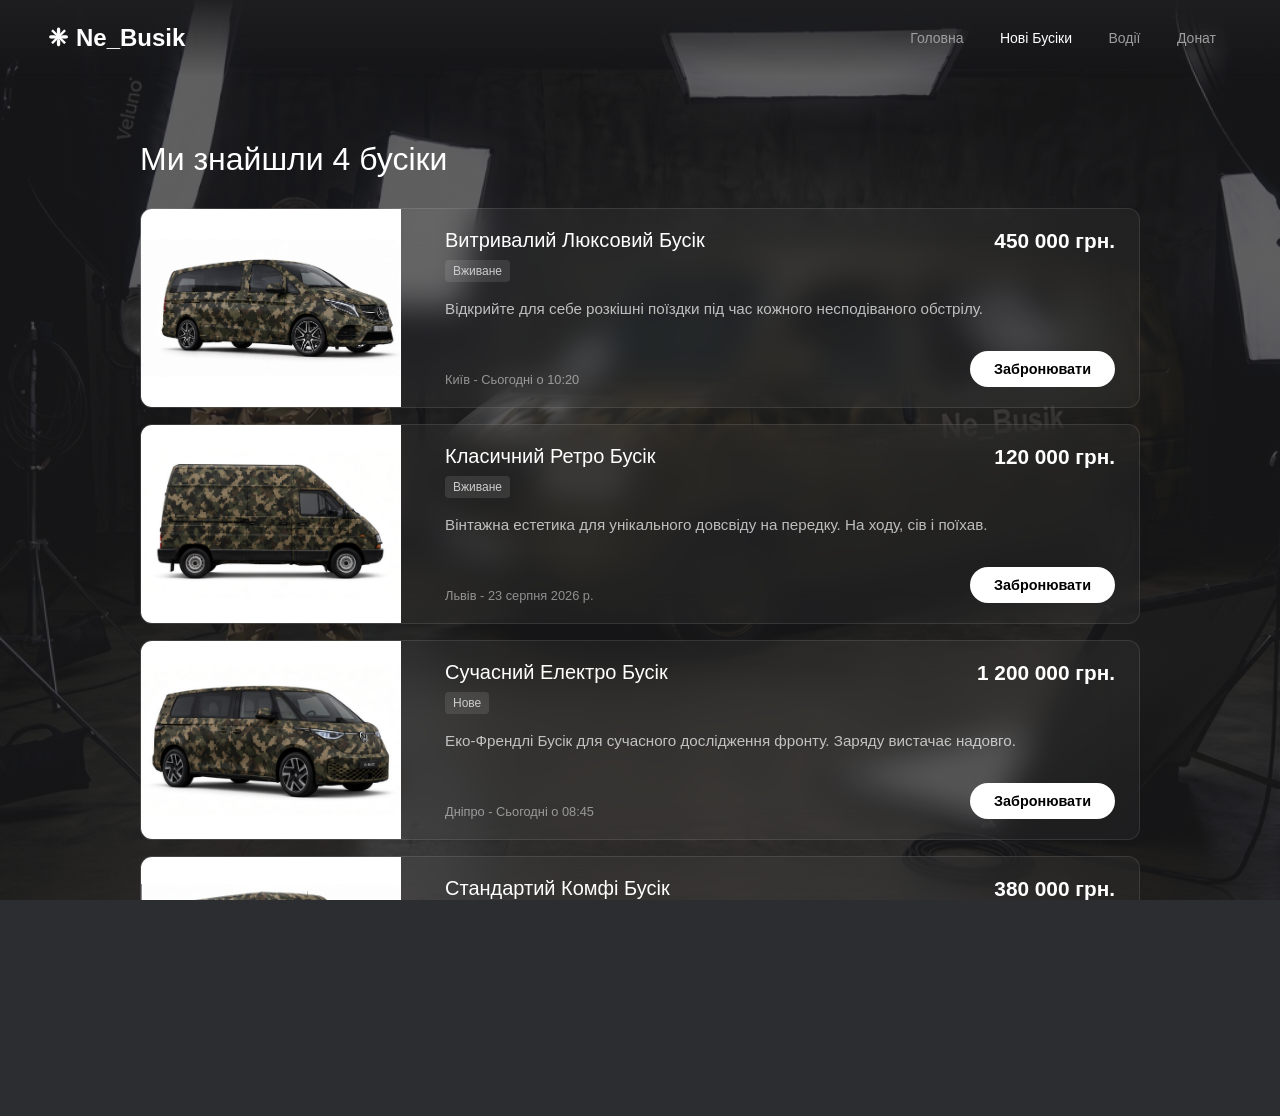
<file: catalog.html>
<!doctype html>
<html lang="uk">
  <head>
    <meta charset="UTF-8" />
    <meta name="viewport" content="width=device-width, initial-scale=1.0" />
    <title>Ne_Busik - Каталог</title>
    <link rel="stylesheet" href="style.css" />
  </head>
  <body class="catalog-page">
    <header class="navbar">
      <div class="logo"><span class="logo-icon">❈</span> Ne_Busik</div>
      <nav class="nav-links">
        <a href="index.html">Головна</a>
        <a href="catalog.html" class="active">Нові Бусіки</a>
        <a href="drivers.html">Водії</a>
        <a href="thanks.html">Донат</a>
      </nav>
    </header>
    <!-- Головний контент каталогу (Стиль OLX) -->
    <main class="catalog-list-wrapper">
      <h1 class="catalog-title">Ми знайшли 4 бусіки</h1>

      <div class="catalog-list">
        <!-- Оголошення 1 -->
        <div class="list-card glass-card">
          <div class="list-img-wrapper">
            <img
              src="images/lux_busic.png"
              alt="Витривалий Люксовий Бусік"
              class="list-card-img"
            />
          </div>
          <div class="list-card-content">
            <div class="list-card-header">
              <div class="title-group">
                <h3>Витривалий Люксовий Бусік</h3>
                <span class="tag">Вживане</span>
              </div>
              <div class="price">450 000 грн.</div>
            </div>

            <p class="description">
              Відкрийте для себе розкішні поїздки під час кожного несподіваного
              обстрілу.
            </p>

            <div class="list-card-footer">
              <span class="location">Київ - Сьогодні о 10:20</span>
              <div class="actions">
                <a href="thanks.html" class="btn-primary">Забронювати</a>
              </div>
            </div>
          </div>
        </div>

        <!-- Оголошення 2 -->
        <div class="list-card glass-card">
          <div class="list-img-wrapper">
            <img
              src="images/classic_busik.png"
              alt="Класичний Ретро Бусік"
              class="list-card-img"
            />
          </div>
          <div class="list-card-content">
            <div class="list-card-header">
              <div class="title-group">
                <h3>Класичний Ретро Бусік</h3>
                <span class="tag">Вживане</span>
              </div>
              <div class="price">120 000 грн.</div>
            </div>

            <p class="description">
              Вінтажна естетика для унікального довсвіду на передку. На ходу,
              сів і поїхав.
            </p>

            <div class="list-card-footer">
              <span class="location">Львів - 23 серпня 2026 р.</span>
              <div class="actions">
                <a href="thanks.html" class="btn-primary">Забронювати</a>
              </div>
            </div>
          </div>
        </div>

        <!-- Оголошення 3 -->
        <div class="list-card glass-card">
          <div class="list-img-wrapper">
            <img
              src="images/electro_busik.png"
              alt="Сучасний Електричний Бусік"
              class="list-card-img"
            />
          </div>
          <div class="list-card-content">
            <div class="list-card-header">
              <div class="title-group">
                <h3>Сучасний Електро Бусік</h3>
                <span class="tag">Нове</span>
              </div>
              <div class="price">1 200 000 грн.</div>
            </div>

            <p class="description">
              Еко-Френдлі Бусік для сучасного дослідження фронту. Заряду
              вистачає надовго.
            </p>

            <div class="list-card-footer">
              <span class="location">Дніпро - Сьогодні о 08:45</span>
              <div class="actions">
                <a href="thanks.html" class="btn-primary">Забронювати</a>
              </div>
            </div>
          </div>
        </div>

        <!-- Оголошення 4 -->
        <div class="list-card glass-card">
          <div class="list-img-wrapper">
            <img
              src="images/sprinter_busik.png"
              alt="Стандартий Комфі Бусік"
              class="list-card-img"
            />
          </div>
          <div class="list-card-content">
            <div class="list-card-header">
              <div class="title-group">
                <h3>Стандартий Комфі Бусік</h3>
                <span class="tag">Вживане</span>
              </div>
              <div class="price">380 000 грн.</div>
            </div>

            <p class="description">
              Швидкість та комфорт для мобілізації цивільних. Є додаткові місця.
            </p>

            <div class="list-card-footer">
              <span class="location">Одеса - Вчора о 19:15</span>
              <div class="actions">
                <a href="thanks.html" class="btn-primary">Забронювати</a>
              </div>
            </div>
          </div>
        </div>
      </div>
    </main>
  </body>
</html>
</file>
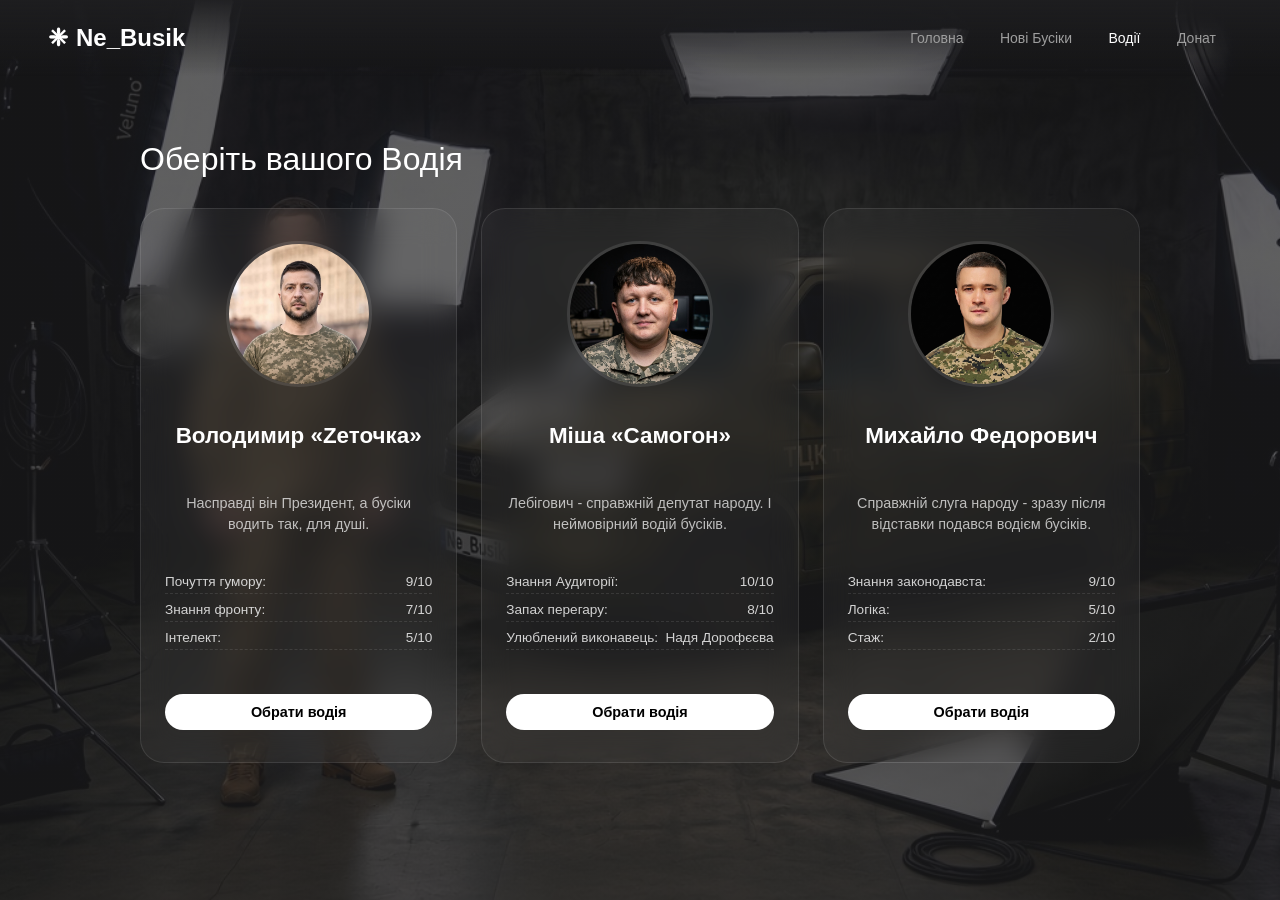
<file: drivers.html>
<!doctype html>
<html lang="uk">
  <head>
    <meta charset="UTF-8" />
    <meta name="viewport" content="width=device-width, initial-scale=1.0" />
    <title>Ne_Busik - Водії</title>
    <link rel="stylesheet" href="style.css" />
  </head>
  <body class="catalog-page">
    <!-- Використовуємо той самий фон, що й у каталозі -->

    <!-- Навігація -->
    <header class="navbar">
      <div class="logo"><span class="logo-icon">❈</span> Ne_Busik</div>
      <nav class="nav-links">
        <a href="index.html">Головна</a>
        <a href="catalog.html">Нові Бусіки</a>
        <a href="drivers.html" class="active">Водії</a>
        <a href="thanks.html">Донат</a>
      </nav>
    </header>

    <!-- Головний контент -->
    <main class="catalog-list-wrapper">
      <h1 class="catalog-title">Оберіть вашого Водія</h1>

      <div class="drivers-grid">
        <!-- Водій 1 -->
        <div class="glass-card driver-card">
          <img
            src="images/zelya_profile_pic.jpg"
            alt="Водій 1"
            class="driver-avatar"
          />
          <h3>Володимир «Zеточка»</h3>
          <p class="description">
            Насправді він Президент, а бусіки водить так, для душі.
          </p>
          <div class="driver-stats">
            <div class="stat-line">
              <span>Почуття гумору:</span> <span>9/10</span>
            </div>
            <div class="stat-line">
              <span>Знання фронту:</span> <span>7/10</span>
            </div>
            <div class="stat-line">
              <span>Інтелект:</span> <span>5/10</span>
            </div>
          </div>
          <a href="thanks.html" class="btn-primary">Обрати водія</a>
        </div>

        <!-- Водій 2 -->
        <div class="glass-card driver-card">
          <img
            src="images/lebiga_sosiga.jpg"
            alt="Водій 2"
            class="driver-avatar"
          />
          <h3>Міша «Самогон»</h3>
          <p class="description">
            Лебігович - справжній депутат народу. І неймовірний водій бусіків.
          </p>
          <div class="driver-stats">
            <div class="stat-line">
              <span>Знання Аудиторії:</span> <span>10/10</span>
            </div>
            <div class="stat-line">
              <span>Запах перегару:</span> <span>8/10</span>
            </div>
            <div class="stat-line">
              <span>Улюблений виконавець:</span> <span>Надя Дорофєєва</span>
            </div>
          </div>
          <a href="thanks.html" class="btn-primary">Обрати водія</a>
        </div>

        <!-- Водій 3 -->
        <div class="glass-card driver-card">
          <img src="images/fedorow.jpg" alt="Водій 3" class="driver-avatar" />
          <h3>Михайло Федорович</h3>
          <p class="description">
            Справжній слуга народу - зразу після відставки подався водієм
            бусіків.
          </p>
          <div class="driver-stats">
            <div class="stat-line">
              <span>Знання законодавста:</span> <span>9/10</span>
            </div>
            <div class="stat-line"><span>Логіка:</span> <span>5/10</span></div>
            <div class="stat-line"><span>Стаж:</span> <span>2/10</span></div>
          </div>
          <a href="thanks.html" class="btn-primary">Обрати водія</a>
        </div>
      </div>
    </main>
  </body>
</html>
</file>
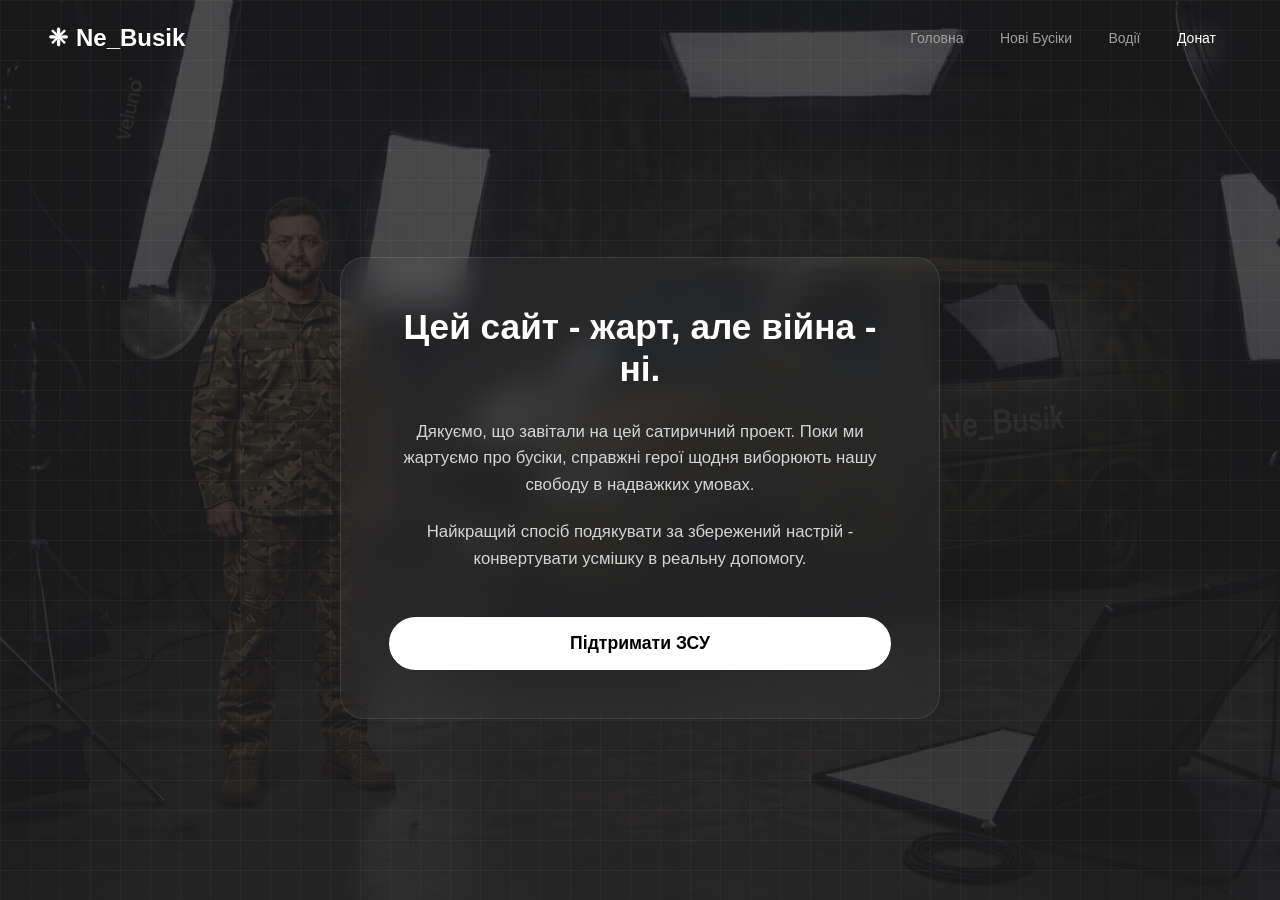
<file: thanks.html>
<!doctype html>
<html lang="uk">
  <head>
    <meta charset="UTF-8" />
    <meta name="viewport" content="width=device-width, initial-scale=1.0" />
    <title>Ne_Busik - Дякуємо</title>
    <link rel="stylesheet" href="style.css" />
  </head>
  <body class="thanks-page">
    <!-- Навігація -->
    <header class="navbar">
      <div class="logo"><span class="logo-icon">❈</span> Ne_Busik</div>
      <nav class="nav-links">
        <a href="index.html">Головна</a>
        <a href="catalog.html">Нові Бусіки</a>
        <a href="drivers.html">Водії</a>
        <a href="thanks.html" class="active">Донат</a>
      </nav>
    </header>

    <!-- Декоративний грід-оверлей -->
    <div class="pixel-grid-overlay"></div>

    <!-- Головний екран подяки -->
    <main class="thanks-wrapper">
      <div class="glass-card thanks-card">
        <h1 class="thanks-title">Цей сайт - жарт, але війна - ні.</h1>
        <p class="thanks-text">
          Дякуємо, що завітали на цей сатиричний проект. Поки ми жартуємо про
          бусіки, справжні герої щодня виборюють нашу свободу в надважких
          умовах.
        </p>
        <p class="thanks-text">
          Найкращий спосіб подякувати за збережений настрій - конвертувати
          усмішку в реальну допомогу.
        </p>
        <div class="donate-actions">
          <!-- Посилання на Повернись живим -->
          <a
            href="https://savelife.in.ua/donate/"
            target="_blank"
            class="btn-primary donate-btn"
          >
            Підтримати ЗСУ
          </a>
        </div>
      </div>
    </main>
  </body>
</html>
</file>
<file: style.css>
:root {
  --bg-color: #2c2d30;
  --text-light: #ffffff;
  --text-muted: #9e9e9e;
  --glass-bg: rgba(255, 255, 255, 0.08);
  --glass-border: rgba(255, 255, 255, 0.15);
}

body,
html {
  margin: 0;
  padding: 0;
  font-family: "Mariupol", "Inter", sans-serif;
  background-color: var(--bg-color);
  color: var(--text-light);
  height: 100vh;
  overflow: hidden;
}

.hero-container {
  display: flex;
  flex-direction: column;
  height: 100vh; /* Займає всю висоту екрану */
  padding: 24px 48px;
  box-sizing: border-box;

  /* Магія затемнення та фону */
  background:
    linear-gradient(
      rgba(30, 30, 32, 0.7),
      /* Верхній темний шар (прозорість 70%) */ rgba(30, 30, 32, 0.7)
        /* Нижній темний шар */
    ),
    url(images/zelya_7.jpg) center center / cover no-repeat;
}

/* --- Навігація --- */
.navbar {
  display: flex;
  justify-content: space-between;
  align-items: center;
  z-index: 10;
}

.logo {
  font-size: 24px;
  font-weight: 600;
  display: flex;
  align-items: center;
  gap: 8px;
}
.nav-links a {
  color: var(--text-muted);
  text-decoration: none;
  margin: 0 16px;
  font-size: 14px;
  transition: color 0.3s ease;
}
.nav-links a.active,
.nav-links a:hover {
  color: var(--text-light);
}

.user-actions {
  display: flex;
  align-items: center;
  gap: 12px;
}

/* Універсальний клас для матового скла (пошук, іконки, картки) */
.glass-element {
  background: var(--glass-bg);
  border: 1px solid var(--glass-border);
  backdrop-filter: blur(12px);
  -webkit-backdrop-filter: blur(12px);
}

.search-bar {
  border-radius: 30px;
  padding: 8px 16px;
  display: flex;
  align-items: center;
}
.search-bar input {
  background: none;
  border: none;
  color: white;
  outline: none;
  margin-left: 8px;
}

.ghost-btn {
  color: white;
  border-radius: 50%;
  width: 44px;
  height: 44px;
  cursor: pointer;
  display: flex;
  justify-content: center;
  align-items: center;
}
.avatar {
  width: 44px;
  height: 44px;
  border-radius: 50%;
  overflow: hidden;
}
.avatar img {
  width: 100%;
  height: 100%;
  object-fit: cover;
}

/* --- Головна секція --- */
.hero-content {
  display: flex;
  flex: 1;
  margin-top: 20px;
  justify-content: flex-end; /* Зсуває контент (текст і картки) вправо */
  align-items: center; /* Центрує контент по вертикалі */
}

.hero-left {
  flex: 1;
  position: relative;
  display: flex;
  align-items: flex-end;
}
.main-chair {
  max-width: 90%;
  z-index: 2;
  margin-bottom: 50px;
}

.hero-right {
  max-width: 650px; /* Або будь-яка інша ширина, яка тобі подобається */
  display: flex;
  flex-direction: column;
  justify-content: center;
}

.main-heading {
  font-size: 4rem; /* Зменшено з 4.5rem */
  font-weight: 500;
  line-height: 1.1;
  margin-bottom: 20px; /* Зменшено з 40px */
}

/* Слайдер Прогрес */
.slider-progress {
  display: flex;
  align-items: center;
  gap: 16px;
  margin-bottom: 20px; /* Зменшено з 30px */
  font-weight: 600;
}
.progress-bar {
  width: 200px;
  height: 2px;
  background: rgba(255, 255, 255, 0.2);
}
.progress-fill {
  width: 25%;
  height: 100%;
  background: white;
}

/* Картки */
.carousel {
  display: flex;
  gap: 20px;
  margin-bottom: 20px; /* Зменшено відступ до кнопок */
}

.glass-card {
  background: rgba(255, 255, 255, 0.04);
  backdrop-filter: blur(16px);
  -webkit-backdrop-filter: blur(16px);
  border: 1px solid rgba(255, 255, 255, 0.1);
  border-radius: 24px;
  padding: 0;
  overflow: hidden;
  display: flex;
  gap: 20px; /* Зменшили простір між фото і текстом */
  width: 440px; /* Зробили картку трохи компактнішою */
  height: 200px; /* Зменшили висоту картки з 240px */
  box-sizing: border-box;
  align-items: stretch;
  transition:
    opacity 0.4s ease,
    transform 0.4s ease;
}

.glass-card.partial {
  width: 140px;
  opacity: 0.5;
  transition: opacity 0.4s ease;
  padding: 0;
}

/* Зображення */
.card-img {
  width: 180px; /* Зробили трохи ширшим, щоб авто мало кращий вигляд */
  height: 100%;
  object-fit: contain; /* Автомобіль поміститься повністю, без обрізки бамперів */
  background-color: #ffffff; /* Зливається із вшитим фоном JPG-файлу */
  border-radius: 0;
  flex-shrink: 0;
  transition: opacity 0.4s ease;
}

/* ДОДАНО: Для частково видимої картки фото має займати всю її ширину */
.glass-card.partial .card-img {
  width: 100%;
}

/* Текстовий блок */
.card-info {
  display: flex;
  flex-direction: column;
  justify-content: center;
  padding: 16px 16px 16px 0; /* Зменшили відступи, щоб текст мав більше місця */
  gap: 10px; /* Зменшили відстань між заголовком, текстом та кнопкою */
}

.card-info h3,
.card-info p {
  margin: 0;
}

/* Кнопка в картці */
.btn-primary {
  background: #ffffff;
  color: #000000;
  border: none;
  padding: 10px 24px;
  border-radius: 30px;
  font-weight: 600;
  font-size: 0.9rem;
  cursor: pointer;
  align-self: flex-start;
  transition: background 0.2s ease;

  /* ДОДАНО: Щоб тег <a> поводився як кнопка і не вилазив за краї */
  display: block;
  box-sizing: border-box;
  text-decoration: none;
}

.btn-primary:hover {
  background: #e0e0e0;
}
.slider-controls {
  display: flex;
  gap: 12px;
}
.arrow {
  width: 48px;
  height: 48px;
  padding: 0;
}

/* --- СТИЛІ ДЛЯ СТОРІНКИ КАТАЛОГУ --- */

/* --- СТИЛІ КАТАЛОГУ (OLX STYLE) --- */
body.catalog-page {
  overflow-y: auto;
  background:
    linear-gradient(rgba(30, 30, 32, 0.7), rgba(30, 30, 32, 0.7)),
    url(images/zelya_7.jpg) center top / cover fixed no-repeat;
}

.catalog-page .navbar {
  position: fixed;
  top: 0;
  left: 0;
  right: 0;
  padding: 24px 48px;
  background: linear-gradient(to bottom, rgba(30, 30, 32, 0.95), transparent);
}

.catalog-list-wrapper {
  padding: 120px 48px 60px;
  max-width: 1000px; /* Ширина як у блоку оголошень */
  margin: 0 auto;
}

.catalog-title {
  font-size: 2rem;
  font-weight: 500;
  margin-bottom: 30px;
}

.catalog-list {
  display: flex;
  flex-direction: column;
  gap: 16px; /* Невелика відстань між оголошеннями */
}

/* Сама картка оголошення */
.list-card {
  background: rgba(255, 255, 255, 0.04);
  backdrop-filter: blur(16px);
  -webkit-backdrop-filter: blur(16px);
  border: 1px solid rgba(255, 255, 255, 0.1);
  border-radius: 12px; /* На OLX кути не дуже круглі */
  overflow: hidden;
  display: flex;
  flex-direction: row; /* ФОТО ЗЛІВА, ТЕКСТ СПРАВА */
  width: 100%;
  min-height: 200px;
  padding: 0;
  box-sizing: border-box;
  transition: background 0.2s ease;
}

.list-card:hover {
  background: rgba(255, 255, 255, 0.08); /* Легка підсвітка при наведенні */
}

/* Блок з фотографією */
.list-img-wrapper {
  width: 260px; /* Фіксована ширина для фото */
  flex-shrink: 0;
  background-color: #ffffff;
  display: flex;
  justify-content: center;
  align-items: center;
}

.list-card-img {
  width: 100%;
  height: 100%;
  object-fit: contain;
}

/* Блок з контентом */
.list-card-content {
  display: flex;
  flex-direction: column;
  justify-content: space-between; /* Розпихає хедер вгору, футер вниз */
  padding: 20px 24px;
  flex-grow: 1; /* Займає всю ширину, що залишилася */
}

.list-card-header {
  display: flex;
  justify-content: space-between;
  align-items: flex-start;
}

.title-group h3 {
  margin: 0 0 8px 0;
  font-size: 1.25rem;
  font-weight: 500;
}

.tag {
  display: inline-block;
  background: rgba(255, 255, 255, 0.1);
  padding: 4px 8px;
  border-radius: 4px;
  font-size: 0.75rem;
  color: #ccc;
}

.price {
  font-size: 1.3rem;
  font-weight: 600;
  white-space: nowrap;
  margin-left: 16px;
}

.description {
  margin: 16px 0;
  font-size: 0.95rem;
  color: rgba(255, 255, 255, 0.7);
  line-height: 1.4;
  flex-grow: 1; /* Якщо тексту мало, він відштовхне футер вниз */
}

/* Підвал картки (Локація і кнопки) */
.list-card-footer {
  display: flex;
  justify-content: space-between;
  align-items: flex-end;
}

.location {
  font-size: 0.8rem;
  color: rgba(255, 255, 255, 0.5);
}

.list-card-footer .actions {
  display: flex;
  gap: 12px;
  align-items: center;
}

/* Корекція кнопки сердечка для каталогу */
.list-card-footer .ghost-btn {
  width: 40px;
  height: 40px;
  background: transparent;
  border: 1px solid rgba(255, 255, 255, 0.3);
}

.list-card-footer .ghost-btn:hover {
  background: rgba(255, 255, 255, 0.1);
}

/* --- СТОРІНКА ПОДЯКИ ТА ДОНАТУ --- */
body.thanks-page {
  background:
    linear-gradient(rgba(30, 30, 32, 0.8), rgba(30, 30, 32, 0.85)),
    url(images/zelya_7.jpg) center center / cover fixed no-repeat;
  display: flex;
  flex-direction: column;
  height: 100vh;
  overflow: hidden; /* Забороняємо скрол, сторінка має бути як візитка */
}

/* Відступи хедера на сторінці подяки */
.thanks-page .navbar {
  padding: 24px 48px;
  width: 100%;
  box-sizing: border-box;
}

/* Піксельний грід (сітка) поверх фону */
.pixel-grid-overlay {
  position: fixed;
  top: 0;
  left: 0;
  width: 100%;
  height: 100%;
  background-image:
    linear-gradient(rgba(255, 255, 255, 0.04) 1px, transparent 1px),
    linear-gradient(90deg, rgba(255, 255, 255, 0.04) 1px, transparent 1px);
  background-size: 30px 30px; /* Розмір клітинок сітки */
  z-index: 1;
  pointer-events: none; /* Щоб сітка не блокувала кліки мишкою */
}

/* Контейнер для центрування картки */
.thanks-wrapper {
  flex: 1;
  display: flex;
  justify-content: center;
  align-items: center;
  position: relative;
  z-index: 2; /* Контент знаходиться над сіткою */
  padding: 24px;
}

/* Специфічні налаштування для картки подяки */
.thanks-card {
  flex-direction: column;
  align-items: center;
  text-align: center;
  width: 100%;
  max-width: 600px;
  height: auto; /* Дозволяємо картці розтягуватись під текст */
  padding: 48px;
  gap: 20px;
}

.thanks-title {
  font-size: 2.2rem;
  font-weight: 600;
  margin: 0 0 8px 0;
  line-height: 1.2;
}

.thanks-text {
  font-size: 1.05rem;
  color: rgba(255, 255, 255, 0.8);
  line-height: 1.6;
  margin: 0;
}

.donate-actions {
  margin-top: 24px;
  width: 100%;
}

/* Модифікація основної кнопки під лінку */
.donate-btn {
  display: block; /* Робимо посилання блоком на всю ширину */
  text-align: center;
  text-decoration: none; /* Прибираємо підкреслення тексту */
  width: 100%;
  padding: 16px 0;
  font-size: 1.1rem;
  box-sizing: border-box;
  transition:
    transform 0.3s ease,
    box-shadow 0.3s ease,
    background 0.2s ease;
}

.donate-btn:hover {
  transform: translateY(-4px); /* Кнопка трохи "підстрибує" */
  box-shadow: 0 10px 25px rgba(255, 255, 255, 0.2);
}

/* --- СТОРІНКА ВОДІЇВ --- */
.drivers-grid {
  display: grid;
  grid-template-columns: repeat(
    auto-fit,
    minmax(280px, 1fr)
  ); /* Автоматична сітка */
  gap: 24px;
  width: 100%;
}
/* Оновлений клас картки водія (додано .drivers-grid для вищого пріоритету) */
.drivers-grid .driver-card {
  flex-direction: column;
  align-items: center;
  text-align: center;
  padding: 32px 24px 16px; /* Зменшили нижній відступ картки до 16px */
  height: 100%; /* Гарантує, що всі картки в сітці тягнуться однаково */
  width: 100%;
  box-sizing: border-box;
}

.driver-card .btn-primary {
  width: 100%;
  text-align: center;
  text-decoration: none;
  margin-top: auto; /* Штовхає кнопку в самий низ */
  margin-bottom: 16px; /* ДОДАНО: Перенесли решту відступу сюди, щоб кнопка точно не обрізалась */
}
.driver-avatar {
  width: 140px;
  height: 140px;
  border-radius: 50%; /* Робить фото круглим */
  object-fit: cover;
  margin-bottom: 16px;
  border: 3px solid rgba(255, 255, 255, 0.1);
}

.driver-card h3 {
  margin: 0 0 8px 0;
  font-size: 1.4rem;
}

.driver-card .description {
  font-size: 0.9rem;
  margin-bottom: 20px;
  min-height: 40px; /* Вирівнює картки, якщо опис різної довжини */
}

/* Характеристики водія */
.driver-stats {
  width: 100%;
  margin-bottom: 24px;
  display: flex;
  flex-direction: column;
  gap: 8px;
}

.stat-line {
  display: flex;
  justify-content: space-between;
  font-size: 0.85rem;
  color: rgba(255, 255, 255, 0.8);
  border-bottom: 1px dashed rgba(255, 255, 255, 0.1);
  padding-bottom: 4px;
}

.driver-card .btn-primary {
  width: 100%;
  text-align: center;
  text-decoration: none; /* Прибираємо підкреслення тексту посилання */
  margin-top: auto; /* Магія Flexbox: автоматично відштовхує кнопку в самий низ картки */
}

/* ========================================= */
/* --- МОБІЛЬНА АДАПТАЦІЯ (Екрани < 768px) --- */
/* ========================================= */
@media (max-width: 768px) {
  /* ДОДАНО: Вмикаємо можливість скролу для мобілок, якщо контент не влазить */
  body,
  html {
    height: auto;
    min-height: 100vh;
    overflow-y: auto;
  }

  .hero-container {
    height: auto;
    min-height: 100vh;
    padding: 16px;
  }

  .navbar {
    flex-direction: column;
    gap: 16px;
    padding: 16px 0;
  }
  .catalog-page .navbar,
  .thanks-page .navbar {
    padding: 16px;
  }
  .nav-links a {
    margin: 0 10px;
    font-size: 13px;
  }

  .hero-content {
    justify-content: center;
  }
  .hero-right {
    align-items: center;
    text-align: center;
    width: 100%;
  }
  .main-heading {
    font-size: 2.5rem; /* Ще трохи зменшили заголовок, щоб зекономити місце */
    margin-bottom: 24px;
    margin-top: 16px;
  }
  .carousel {
    justify-content: center;
    width: 100%;
  }

  /* --- ОНОВЛЕНА КАРТКА --- */
  .glass-card {
    flex-direction: column;
    width: 100%;
    max-width: 340px;
    height: auto;
    padding: 0; /* Обнуляємо, щоб фотографія була чітко від краю до краю */
  }
  .card-img {
    width: 100%;
    height: 180px; /* Зробили фото трохи нижчим */
  }
  .card-info {
    padding: 20px; /* Додали рівномірні відступи з усіх боків для тексту і кнопки */
    align-items: center;
    gap: 16px;
  }
  .btn-primary {
    align-self: center;
    width: 100%; /* Розтягнули кнопку для зручного натискання пальцем */
    text-align: center;
  }
  .glass-card.partial {
    display: none;
  }

  /* ... далі залишай стилі для каталогу та подяки без змін ... */
}
</file>
